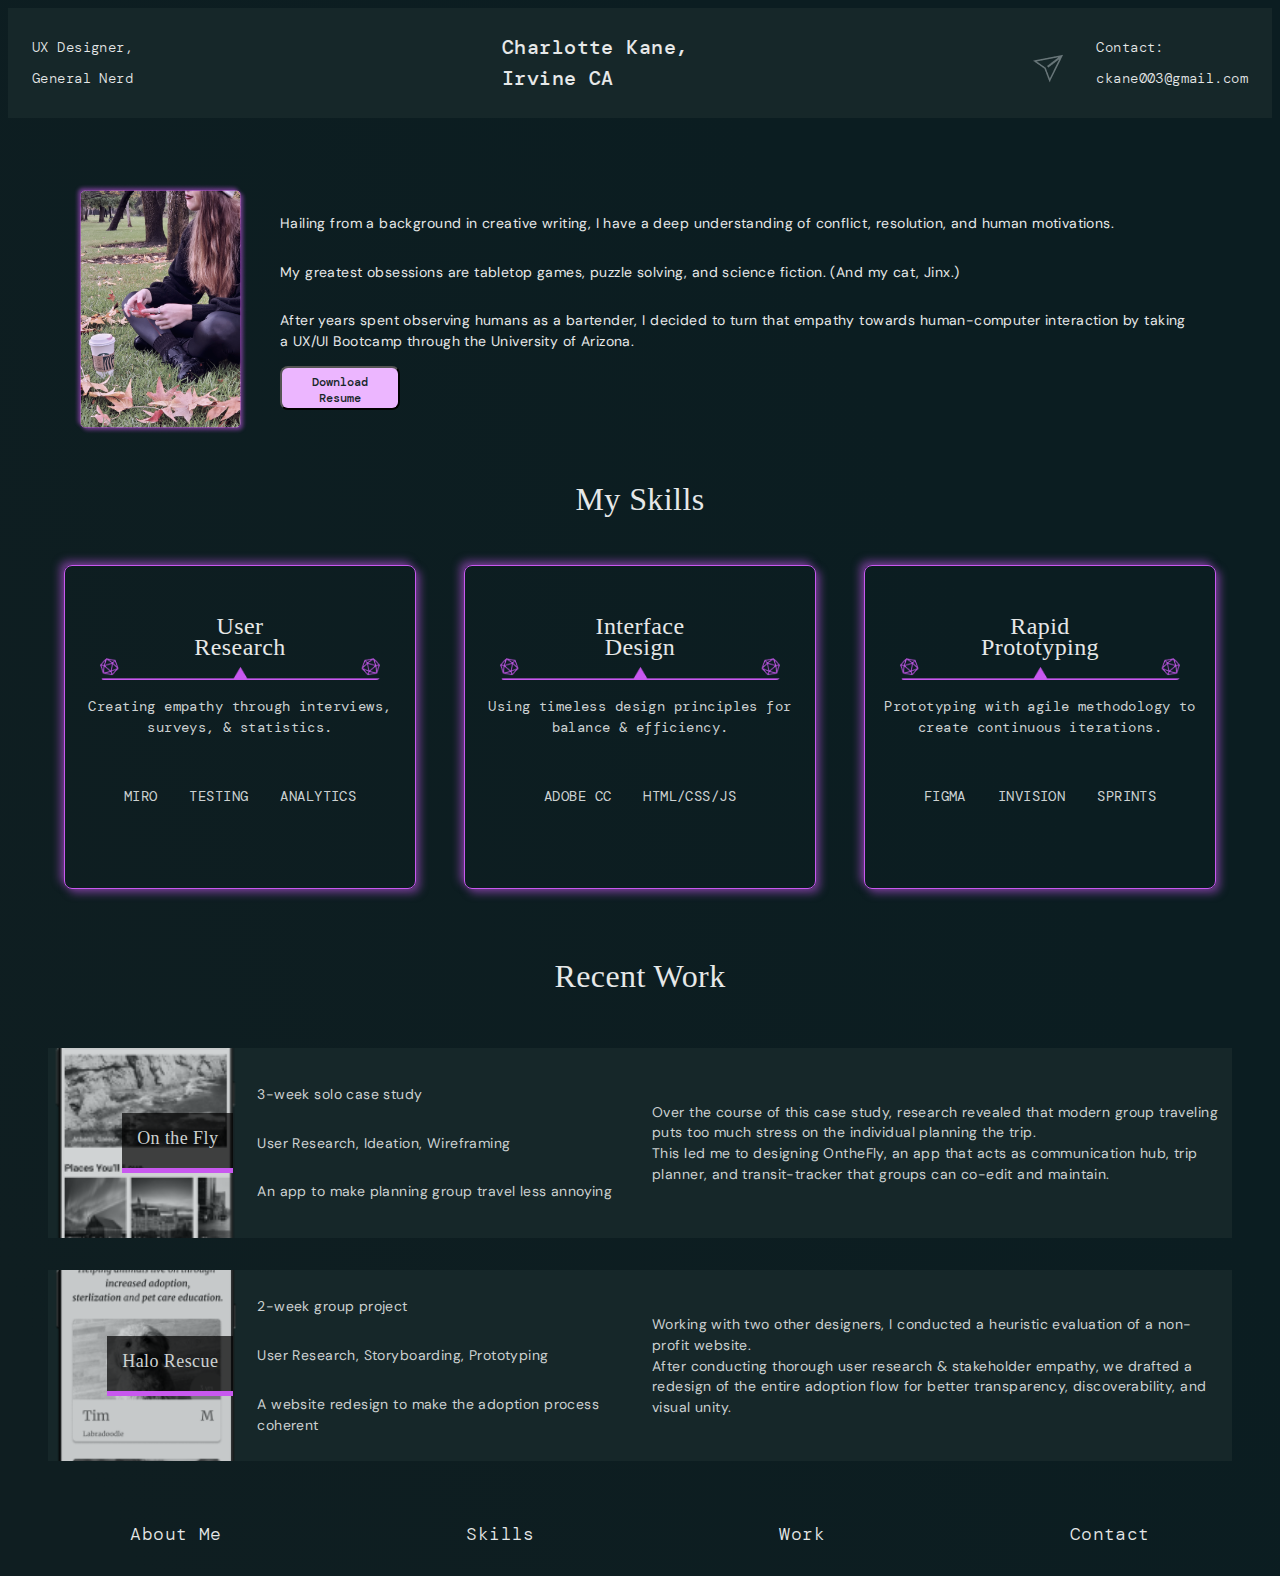
<file: index.html>
<!DOCTYPE html>
<html>
    <head>
        <title>Charlotte Kane Portfolio About</title>
        <link href="css/style.css" rel="stylesheet" type="text/css">
        <link rel="preconnect" href="https://fonts.gstatic.com">
        <link href="https://fonts.googleapis.com/css2?family=DM+Mono:ital,wght@0,300;0,400;0,500;1,300;1,400;1,500&display=swap" rel="stylesheet">
        <link href="https://fonts.googleapis.com/css2?family=Rokkitt:wght@300;400;500;600;700;800;900&display=swap" rel="stylesheet">
        <link href="https://fonts.googleapis.com/css2?family=DM+Mono:ital,wght@0,300;0,400;0,500;1,300;1,400;1,500&family=DM+Sans:ital,wght@0,400;0,500;0,700;1,400;1,500;1,700&display=swap" rel="stylesheet">
    </head>
    <body>
        <section>
        <nav class="header">
            <p>UX Designer, <br> General Nerd</p>
            <p class="emphasis">Charlotte Kane, <br> Irvine CA</p>
            <div class="header">
                <img src="images/Send.png">
                <p>Contact: <br> ckane003@gmail.com</p>
            </div>
         </nav>
        </section>
      <section class="heroImg">
        <div class="content">
            <img src="images/wutahero.png" class="image">
            <div class="majorFlex">
             <p>Hailing from a background in creative writing, I have a deep understanding of conflict, resolution, and human motivations. </p>
             <p>My greatest obsessions are tabletop games, puzzle solving, and science fiction. (And my cat, Jinx.)</p>
             <p> After years spent observing humans as a bartender, I decided to turn that empathy towards human-computer interaction by taking a UX/UI Bootcamp through the University of Arizona.</p>
             <button>Download Resume</button>
            </div>
         </div>
     </section>
     <br>
     <div>
     <h3>My Skills</h3>
    </div>
      <!--  My UX Skills section coded using CSS flex -->
    <section class="minorFlex">
        <div class="skillCard">
            <h4>User <br> Research</h4>
            <img src="images/Scale.png">
            <p>Creating empathy through interviews, surveys, & statistics.</p>
            <div class="display"> <p>MIRO</p><p>TESTING</p><p>ANALYTICS</p></div>
        </div>
        <div class="skillCard">
            <h4>Interface <br> Design</h4>
            <img src="images/Scale.png">
            <p>Using timeless design principles for balance & efficiency.</p>
            <div class="display"> <p>ADOBE CC</p> <p>HTML/CSS/JS</p></div>
        </div>
        <div class="skillCard">
            <h4>Rapid <br> Prototyping</h4>
            <img src="images/Scale.png">
            <p>Prototyping with agile methodology to create continuous iterations.</p>
            <div class="display"> <p>FIGMA</p><p>INVISION</p><p>SPRINTS</p></div>
        </div>
    </section>
     <br>
     <h3>Recent Work</h3>
     <!-- My Work Section Constructed using CSS Grid -->
     <br>
     <section class="gridContainer">
        <div class="gridItem" id="duck">
            <div class="banner">On the Fly</div>
        </div>
        <div class="gridItem" id="basics">
            <p>3-week solo case study</p>
            <p>User Research, Ideation, Wireframing</p>
            <p>An app to make planning group travel less annoying</p>
        </div>
        <div class="gridItem" id="about">
            Over the course of this case study, research revealed that modern group traveling puts too much stress on the individual planning the trip. <br>
            This led me to designing OntheFly, an app that acts as communication hub, trip planner, and transit-tracker that groups can co-edit and maintain.</div>
        <div class="gridItem" id="dog">
            <div class="banner">Halo Rescue</div>
        </div>
        <div class="gridItem" id="bullet">
            <p>2-week group project</p>
            <p>User Research, Storyboarding, Prototyping</p>
            <p>A website redesign to make the adoption process coherent</p>
        </div>
        <div class="gridItem" id="text">Working with two other designers, I conducted a heuristic evaluation of a non-profit website. <br>
            After conducting thorough  user research & stakeholder empathy, we drafted a redesign of the entire adoption flow for better transparency, discoverability, and visual unity. </div>
    </section>
     <section class="footer">
        <p>About Me</p>
        <p>Skills</p>
        <p>Work</p>
        <p>Contact</p>
     </section>
 </body>
</html>
</file>
<file: css/style.css>
.header{
    display: flex;
    flex-direction: row;
    justify-content: space-between;
    align-items: center;
    margin: 0;
    background: #162729;
    /* border: solid red;
    border-width: thin; */
}

body{
    background: linear-gradient(246.11deg, #0B1D21 29.1%, #0F1E21 93.48%);
    font-family: DM Sans;
    font-style: normal;
    font-weight: normal;
    font-size: 14px;
    line-height: 148%;
    letter-spacing: 0.03em;
    color: #CCD1D1;
}

h1{
    font-family: Rockwell;
    font-style: normal;
    font-weight: normal;
    font-size: 56px;
    line-height: 105%;
    padding: 0;
    margin: 0;
    text-align: center;
    color: #E6E8E8;
    /* border: solid red;
    border-width: thin; */
}

h3{
    font-family: "Rockwell";
    font-size: 32px;
    font-weight: 300;
    padding: 0;
    margin: 0;
    text-align: center;
    color: #E6E8E8;
    /* border: solid red;
    border-width: thin; */
    }

h4{
    font-family: "Rockwell";
    font-size: 24px;
    font-weight: 300;
    padding: 0;
    margin: 0;
    text-align: center;
    color: #E6E8E8;
}

nav p {
    padding: 8px;
    margin: 16px;
    font-family: 'DM Mono', monospace;
    font-weight: 200;
    font-size: 14px;
    line-height: 31px;
    color: #E6E8E8;
    /* border: solid red;
    border-width: thin; */
}

.emphasis {
    font-weight: 500;
    font-size: 20px;
}

.heroImg{
    padding: 25px;
    height: 300px;
    /* border: solid red;
    border-width: thin; */
}

.content{
    margin: 8px;
    font-family: DM Sans;
    font-style: normal;
    font-weight: normal;
    font-size: 14px;
    line-height: 148%;
    letter-spacing: 0.03em;
    color: #E6E8E8;
    padding: 16px;
    /* border: solid red;
    border-width: thin; */
}

.image{
    float: left;
    padding: 16px;
    width: 15%;
    /* border: solid red;
    border-width: thin; */
}

.footer{
    display: flex;
    flex-direction: row;
    justify-content: space-around;
    color:  #E6E8E8;
    font-family: 'DM Mono', monospace;
    font-weight: 200;
    font-size: 18px;
    line-height: 31px;
    /* border: solid red;
    border-width: thin; */
}

button{
    background: #ECB6FF;
    font-family: 'DM Mono', monospace;
    border-radius: 8px;
    height: 44px;
    width: 120px;
    font-weight: 500;
    font-size: 12px;
    color: #162729;
    padding: 6px;
}

.minorFlex{
    display: flex;
    flex-direction: row;
    justify-content: space-around;
    align-items: center;
    margin: 16px;
    padding: 16px;
}

.majorFlex{
    display: flex;
    flex-direction: column;
    justify-content: center;
    align-items: space-around;
    margin: 16px;
    padding: 16px;
}

.skillCard{
    Width: 392px;
    Height: 322px;
    display: flex;
    flex-direction: column;
    align-items: center;
    justify-content: center;
    margin: 24px;
    border: 0.5px solid #C858EF;
    border-radius: 8px;
    background-color: #C858EF, 100%;
    box-shadow: -4px -4px 8px rgba(200, 88, 239, 0.5), 4px 4px 8px rgba(200, 88, 239, 0.5);
}

.skillCard p{
    font-family: DM Mono;
    font-style: normal;
    font-weight: normal;
    font-size: 14px;
    line-height: 148%;
    text-align: center;
    letter-spacing: 0.03em;
    color: #CCD1D1;
    /* border: solid red;
    border-width: thin; */
    margin: 16px;
}

.skillCard img{
    margin: 0;
    width: 80%;
    /* border: solid red;
    border-width: thin; */
    border-radius: 4px;
}

.display{
    display: flex;
    flex-direction: row;
    justify-content: space-between;
    align-items: center;
    margin: 16px;
    /* border: solid red;
    border-width: thin; */
}

.banner{
    background-color: rgba(0,0,0,0.7);
    padding: 15px;
    height: 25px;
    color: #CCD1D1;
    font-family: Rockwell;
    font-size: 18px;
    border-bottom: 5px solid #C858EF;
    align-self: flex-end;
}

.gridContainer{
    display: grid;
    margin: 24px;
    padding: 16px;
    grid-row-gap: 32px;
    grid-template-columns: 1fr 2fr 3fr;
    grid-template-rows: 1fr 1fr;
    grid-template-areas: 
    "duck basics about"
    "dog bullet text"
    ;
}

.gridItem{
    display: flex;
    flex-direction: column;
    align-items: flex-start;
    justify-content: center;
    background-color:#162729;
    padding: 12px;
    background-repeat: no-repeat;
    background-size: cover;
    background-position: left;
    text-align: left;
    font-size: 14px;
}

#duck{
    grid-area: duck;
    background-image: url("../images/OntheFly.png");
}

#about{
    grid-area: about;
}

#basics{
    grid-area: basics;
}

#bullet{
    grid-area: bullet;
}

#dog{
    grid-area: dog;
    background-image: url("../images/halomockup.png");
}

#text{
    grid-area: text;
}

@media only screen and (max-width: 600px){
    .minorFlex{
        flex-direction: column;
        width: 100%;
    }
    .gridContainer{
        grid-template-columns: 1fr;
        grid-template-rows: 300px 300px 300px 300px 300px 300px;
        grid-template-areas: 
        "duck"
        "basics" 
        "about"
        "dog" 
        "bullet" 
        "text"
        ;
    }
}
</file>
